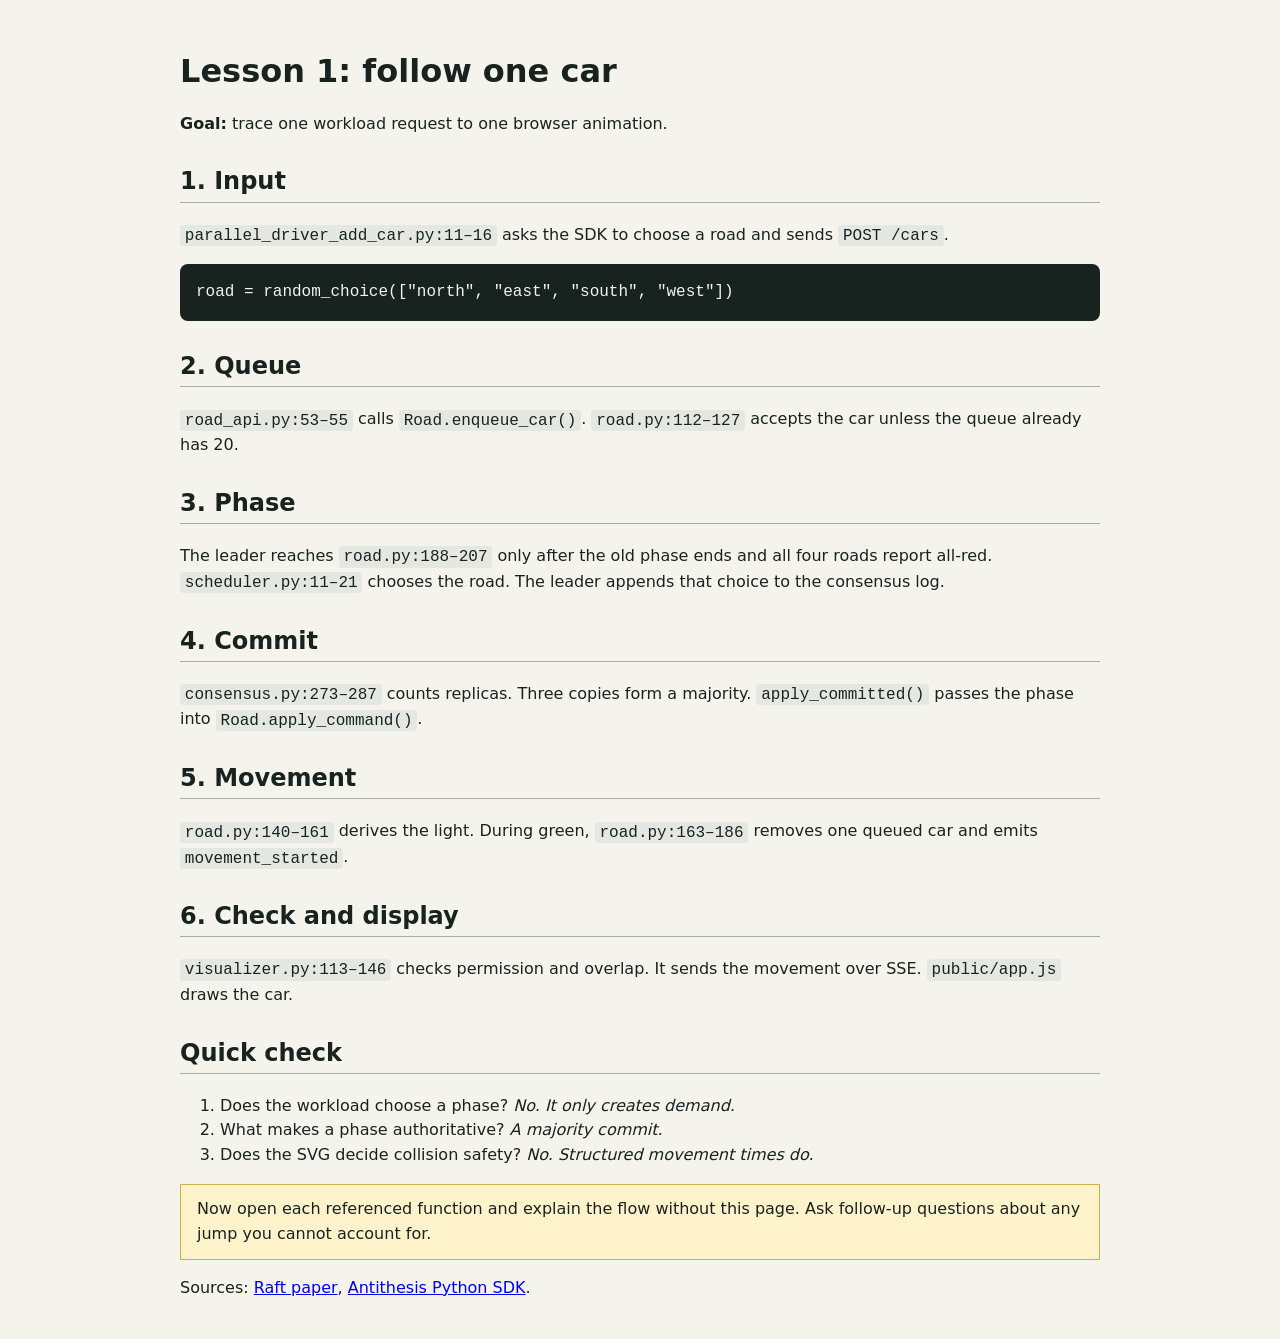
<file: lessons/0001-follow-one-car.html>
<!doctype html><html lang="en"><head><meta charset="utf-8"><title>Follow one car</title><link rel="stylesheet" href="../assets/teaching.css"></head><body><h1>Lesson 1: follow one car</h1><p><b>Goal:</b> trace one workload request to one browser animation.</p><h2>1. Input</h2><p><code>parallel_driver_add_car.py:11–16</code> asks the SDK to choose a road and sends <code>POST /cars</code>.</p><pre>road = random_choice(["north", "east", "south", "west"])</pre><h2>2. Queue</h2><p><code>road_api.py:53–55</code> calls <code>Road.enqueue_car()</code>. <code>road.py:112–127</code> accepts the car unless the queue already has 20.</p><h2>3. Phase</h2><p>The leader reaches <code>road.py:188–207</code> only after the old phase ends and all four roads report all-red. <code>scheduler.py:11–21</code> chooses the road. The leader appends that choice to the consensus log.</p><h2>4. Commit</h2><p><code>consensus.py:273–287</code> counts replicas. Three copies form a majority. <code>apply_committed()</code> passes the phase into <code>Road.apply_command()</code>.</p><h2>5. Movement</h2><p><code>road.py:140–161</code> derives the light. During green, <code>road.py:163–186</code> removes one queued car and emits <code>movement_started</code>.</p><h2>6. Check and display</h2><p><code>visualizer.py:113–146</code> checks permission and overlap. It sends the movement over SSE. <code>public/app.js</code> draws the car.</p><h2>Quick check</h2><ol><li>Does the workload choose a phase? <i>No. It only creates demand.</i></li><li>What makes a phase authoritative? <i>A majority commit.</i></li><li>Does the SVG decide collision safety? <i>No. Structured movement times do.</i></li></ol><p class="check">Now open each referenced function and explain the flow without this page. Ask follow-up questions about any jump you cannot account for.</p><p>Sources: <a href="https://raft.github.io/raft.pdf">Raft paper</a>, <a href="https://antithesis.com/docs/reference/sdk/python.md">Antithesis Python SDK</a>.</p></body></html>
</file>
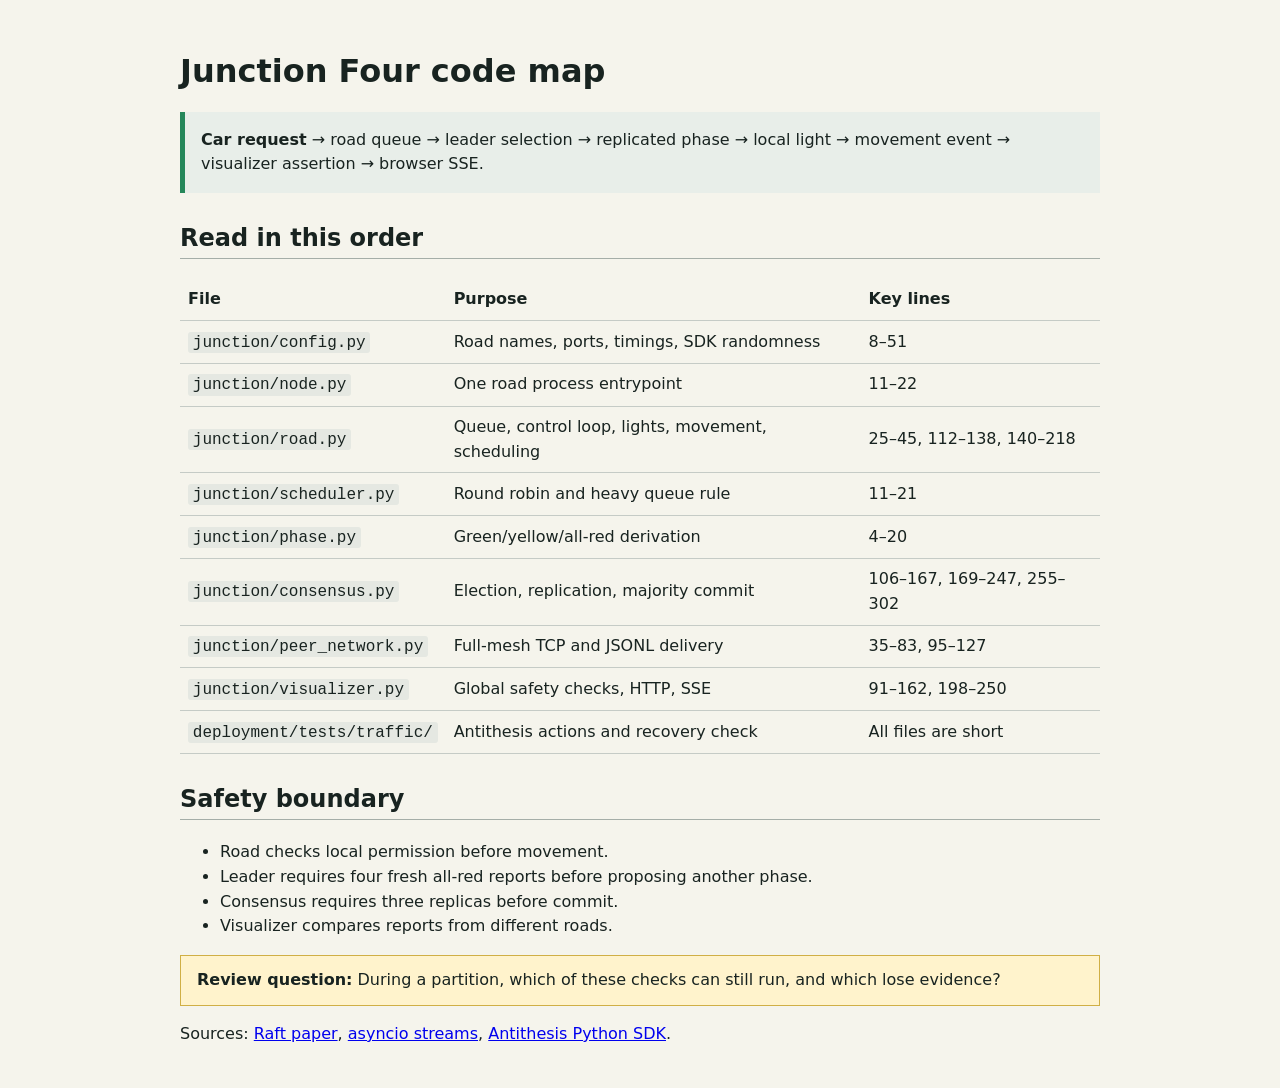
<file: reference/codebase-map.html>
<!doctype html><html lang="en"><head><meta charset="utf-8"><title>Junction Four code map</title><link rel="stylesheet" href="../assets/teaching.css"></head><body><h1>Junction Four code map</h1><p class="flow"><b>Car request</b> → road queue → leader selection → replicated phase → local light → movement event → visualizer assertion → browser SSE.</p><h2>Read in this order</h2><table><tr><th>File</th><th>Purpose</th><th>Key lines</th></tr><tr><td><code>junction/config.py</code></td><td>Road names, ports, timings, SDK randomness</td><td>8–51</td></tr><tr><td><code>junction/node.py</code></td><td>One road process entrypoint</td><td>11–22</td></tr><tr><td><code>junction/road.py</code></td><td>Queue, control loop, lights, movement, scheduling</td><td>25–45, 112–138, 140–218</td></tr><tr><td><code>junction/scheduler.py</code></td><td>Round robin and heavy queue rule</td><td>11–21</td></tr><tr><td><code>junction/phase.py</code></td><td>Green/yellow/all-red derivation</td><td>4–20</td></tr><tr><td><code>junction/consensus.py</code></td><td>Election, replication, majority commit</td><td>106–167, 169–247, 255–302</td></tr><tr><td><code>junction/peer_network.py</code></td><td>Full-mesh TCP and JSONL delivery</td><td>35–83, 95–127</td></tr><tr><td><code>junction/visualizer.py</code></td><td>Global safety checks, HTTP, SSE</td><td>91–162, 198–250</td></tr><tr><td><code>deployment/tests/traffic/</code></td><td>Antithesis actions and recovery check</td><td>All files are short</td></tr></table><h2>Safety boundary</h2><ul><li>Road checks local permission before movement.</li><li>Leader requires four fresh all-red reports before proposing another phase.</li><li>Consensus requires three replicas before commit.</li><li>Visualizer compares reports from different roads.</li></ul><p class="check"><b>Review question:</b> During a partition, which of these checks can still run, and which lose evidence?</p><p>Sources: <a href="https://raft.github.io/raft.pdf">Raft paper</a>, <a href="https://docs.python.org/3/library/asyncio-stream.html">asyncio streams</a>, <a href="https://antithesis.com/docs/reference/sdk/python.md">Antithesis Python SDK</a>.</p></body></html>
</file>
<file: assets/teaching.css>
:root{font:16px/1.55 system-ui,sans-serif;color:#182320;background:#f5f4ec}body{max-width:920px;margin:auto;padding:32px}h1,h2{line-height:1.15}h2{margin-top:2rem;border-bottom:1px solid #a5aea8;padding-bottom:.35rem}code,pre{font-family:ui-monospace,SFMono-Regular,Menlo,monospace}code{background:#e5e8e2;padding:.1rem .3rem;border-radius:3px}pre{overflow:auto;background:#182320;color:#eef4ef;padding:16px;border-radius:8px}.flow{padding:16px;border-left:5px solid #25875a;background:#e8eee9}.check{padding:12px 16px;background:#fff3cc;border:1px solid #d0af45}table{width:100%;border-collapse:collapse}th,td{text-align:left;padding:8px;border-bottom:1px solid #c5cbc6}@media print{body{padding:0}a{color:inherit}}
</file>
